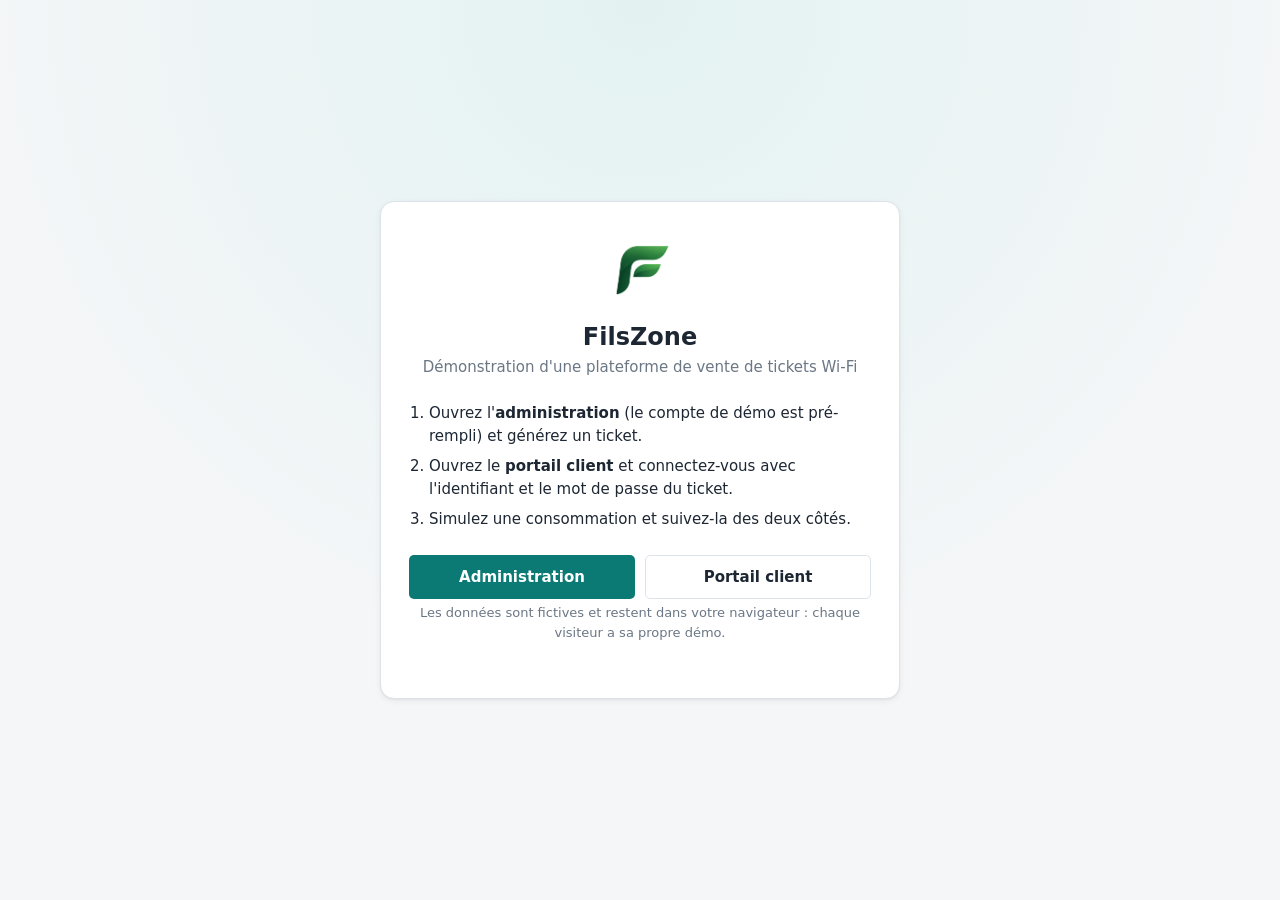
<file: index.html>
<!DOCTYPE html>
<html lang="fr">

<head>
    <meta charset="utf-8">
    <meta name="viewport" content="width=device-width,initial-scale=1">
    <title>FilsZone · Démo</title>
    <meta name="description" content="Démonstration d'une plateforme de vente de tickets Wi-Fi : forfaits, tickets, portail client et suivi des connexions.">
    <link rel="icon" href="data:image/svg+xml,%3Csvg xmlns='http://www.w3.org/2000/svg' viewBox='0 0 24 24'%3E%3Crect width='24' height='24' rx='6' fill='%230b7a75'/%3E%3Cpath d='M6 11.5a8.5 8.5 0 0 1 12 0M8.5 14.5a5 5 0 0 1 7 0' fill='none' stroke='white' stroke-width='2' stroke-linecap='round'/%3E%3Ccircle cx='12' cy='18' r='1.4' fill='white'/%3E%3C/svg%3E">
    <link rel="stylesheet" href="style.css">
    <link rel="stylesheet" href="admin/admin.css">
    <style>
        .home-card { width: min(520px, 100%); }
        .home-card ol { margin: 0 0 24px; padding-left: 20px; display: grid; gap: 8px; }
        .home-actions { display: grid; grid-template-columns: 1fr 1fr; gap: 10px; }
        .home-note { margin-top: 18px; text-align: center; }
        @media (max-width: 420px) { .home-actions { grid-template-columns: 1fr; } }
    </style>
</head>

<body>
    <main class="login-screen">
        <div class="card login-card home-card">
            <div class="login-logo has-logo" data-logo="page"><img src="assets/logo.png" alt="FilsZone"></div>
            <h1>FilsZone</h1>
            <p class="muted">Démonstration d'une plateforme de vente de tickets Wi-Fi</p>

            <ol>
                <li>Ouvrez l'<b>administration</b> (le compte de démo est pré-rempli) et générez un ticket.</li>
                <li>Ouvrez le <b>portail client</b> et connectez-vous avec l'identifiant et le mot de passe du ticket.</li>
                <li>Simulez une consommation et suivez-la des deux côtés.</li>
            </ol>

            <div class="home-actions">
                <a class="btn" href="admin/">Administration</a>
                <a class="btn btn-ghost" href="user/">Portail client</a>
            </div>
            <p class="muted small home-note">
                Les données sont fictives et restent dans votre navigateur : chaque visiteur a sa propre démo.
            </p>
        </div>
    </main>
</body>

</html>
</file>
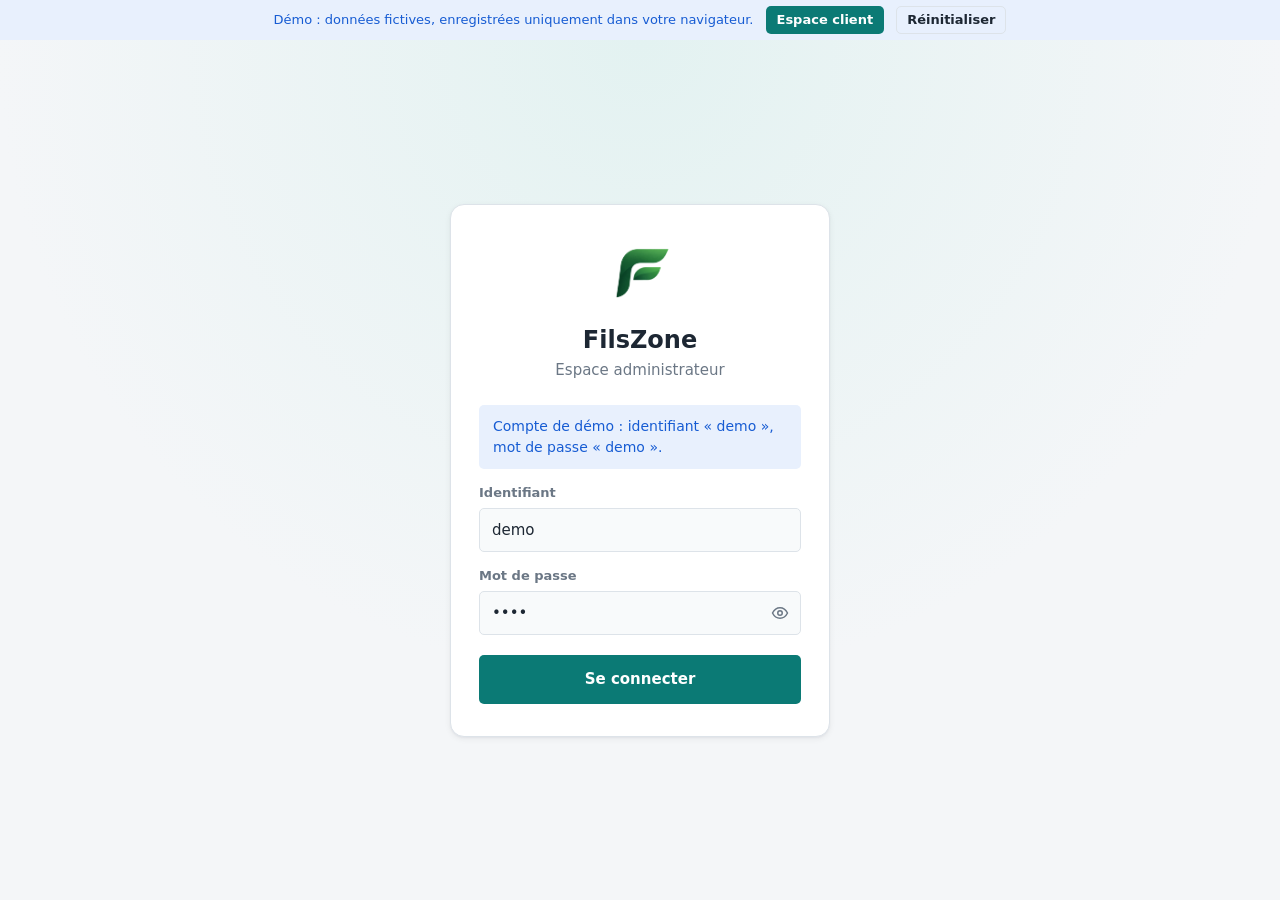
<file: admin/index.html>
<!DOCTYPE html>
<html lang="fr">

<head>
    <meta charset="utf-8">
    <meta name="viewport" content="width=device-width,initial-scale=1">
    <title>Administration · FilsZone</title>
    <link rel="icon" href="data:image/svg+xml,%3Csvg xmlns='http://www.w3.org/2000/svg' viewBox='0 0 24 24'%3E%3Crect width='24' height='24' rx='6' fill='%230b7a75'/%3E%3Cpath d='M6 11.5a8.5 8.5 0 0 1 12 0M8.5 14.5a5 5 0 0 1 7 0' fill='none' stroke='white' stroke-width='2' stroke-linecap='round'/%3E%3Ccircle cx='12' cy='18' r='1.4' fill='white'/%3E%3C/svg%3E">
    <link rel="stylesheet" href="../style.css">
    <link rel="stylesheet" href="admin.css">
    <script type="module" src="../js/admin/main.js"></script>
    <script type="module" src="../js/demo-banner.js"></script>
</head>

<body>
    <!-- ==================== Connexion ==================== -->
    <main id="login" class="login-screen" hidden>
        <form id="login-form" class="card login-card" novalidate>
            <div class="login-logo" data-logo="page"><i data-icon="wifi"></i></div>
            <h1 data-zone-nom>FilsZone</h1>
            <p class="muted">Espace administrateur</p>
            <div id="login-alert" class="alert" role="alert" hidden></div>
            <div class="field">
                <label for="login-user">Identifiant</label>
                <input id="login-user" name="login" autocomplete="username" required autofocus>
            </div>
            <div class="field">
                <label for="login-pass">Mot de passe</label>
                <div class="input-action">
                    <input id="login-pass" name="password" type="password" autocomplete="current-password" required>
                    <button type="button" data-toggle-password="login-pass" aria-label="Afficher le mot de passe"><i data-icon="eye"></i></button>
                </div>
            </div>
            <button class="btn btn-block" type="submit">Se connecter</button>
        </form>
    </main>

    <!-- ==================== Application ==================== -->
    <div id="app" class="shell" hidden>
        <aside class="sidebar">
            <div class="brand"><span class="brand-mark" data-logo="header"><i data-icon="wifi"></i></span><span data-zone-nom>FilsZone</span></div>
            <nav class="nav" aria-label="Navigation principale">
                <a href="#/tableau-de-bord" title="Tableau de bord"><i data-icon="chart"></i><span class="nav-text">Tableau de bord</span></a>
                <a href="#/forfaits" title="Forfaits"><i data-icon="tag"></i><span class="nav-text">Forfaits</span></a>
                <a href="#/tickets" title="Tickets"><i data-icon="ticket"></i><span class="nav-text">Tickets</span></a>
                <a href="#/connexions" title="Connexions"><i data-icon="devices"></i><span class="nav-text">Connexions</span><span class="nav-badge" data-badge="connexions" hidden></span></a>
            </nav>
            <div class="sidebar-foot">
                <span class="who"><i data-icon="user"></i> <b id="admin-name"></b></span>
                <button id="logout" class="icon-btn" title="Se déconnecter" aria-label="Se déconnecter"><i data-icon="logout"></i></button>
            </div>
        </aside>

        <main class="content">
            <!-- ---------- Tableau de bord ---------- -->
            <section id="page-tableau-de-bord" class="page" hidden>
                <header class="page-head">
                    <div>
                        <h1>Tableau de bord</h1>
                        <p class="muted small" id="dash-updated">Chargement…</p>
                    </div>
                    <button class="btn btn-ghost" id="dash-refresh"><i data-icon="refresh"></i> Actualiser</button>
                </header>
                <div class="kpis" id="dash-kpis"></div>
                <div class="dash-grid">
                    <article class="card">
                        <div class="card-head">
                            <h2>Ventes des 7 derniers jours</h2>
                            <span class="muted small" id="dash-week-total"></span>
                        </div>
                        <div class="bars" id="dash-bars"></div>
                    </article>
                    <article class="card">
                        <div class="card-head"><h2>État des tickets</h2></div>
                        <div id="dash-statuts"></div>
                    </article>
                </div>
                <article class="card">
                    <div class="card-head"><h2>Performance par forfait</h2></div>
                    <div class="table-wrap" id="dash-forfaits"></div>
                </article>
            </section>

            <!-- ---------- Forfaits ---------- -->
            <section id="page-forfaits" class="page" hidden>
                <header class="page-head">
                    <div>
                        <h1>Forfaits</h1>
                        <p class="muted">Les offres proposées à vos clients.</p>
                    </div>
                    <button class="btn" id="forfait-new"><i data-icon="plus"></i> Nouveau forfait</button>
                </header>
                <div class="plans" id="forfaits-list"></div>
            </section>

            <!-- ---------- Tickets ---------- -->
            <section id="page-tickets" class="page" hidden>
                <header class="page-head">
                    <div>
                        <h1>Tickets</h1>
                        <p class="muted">Générez, recherchez et suivez vos tickets.</p>
                    </div>
                    <div class="page-actions">
                        <button class="btn btn-ghost" id="batch-reopen" hidden><i data-icon="printer"></i> Dernier lot</button>
                        <button class="btn" id="ticket-generate"><i data-icon="plus"></i> Générer des tickets</button>
                    </div>
                </header>
                <article class="card">
                    <div class="toolbar">
                        <div class="input-icon search">
                            <i data-icon="search"></i>
                            <input id="ticket-search" type="search" placeholder="Rechercher un identifiant…" autocomplete="off" spellcheck="false" aria-label="Rechercher un ticket">
                        </div>
                        <div class="seg" id="ticket-filter" role="group" aria-label="Filtrer par statut">
                            <button class="active" data-statut="">Tous</button>
                            <button data-statut="neuf">Neufs</button>
                            <button data-statut="actif">Actifs</button>
                            <button data-statut="epuise">Épuisés</button>
                            <button data-statut="expire">Expirés</button>
                            <button data-statut="desactive">Désactivés</button>
                        </div>
                    </div>
                    <div id="tickets-table"></div>
                </article>
            </section>

            <!-- ---------- Connexions ---------- -->
            <section id="page-connexions" class="page" hidden>
                <header class="page-head">
                    <div>
                        <h1>Connexions</h1>
                        <p class="muted">Appareils connectés et historique des sessions.</p>
                    </div>
                    <div class="seg" id="session-filter" role="group" aria-label="Type de connexions">
                        <button class="active" data-en-cours="1">En cours</button>
                        <button data-en-cours="0">Historique</button>
                    </div>
                </header>
                <article class="card">
                    <div id="sessions-table"></div>
                    <p class="muted small live-note" id="sessions-live"><span class="live-dot"></span> Actualisation automatique toutes les 15 secondes</p>
                </article>
            </section>
        </main>
    </div>

    <!-- ==================== Fenêtres ==================== -->
    <dialog id="forfait-dialog">
        <form id="forfait-form" novalidate>
            <div class="dialog-head">
                <h2 id="forfait-title">Nouveau forfait</h2>
                <button type="button" class="icon-btn" data-close aria-label="Fermer"><i data-icon="x"></i></button>
            </div>
            <div class="dialog-body">
                <div id="forfait-error" class="alert" role="alert" hidden></div>
                <div id="forfait-lock" class="alert info" hidden>
                    <i data-icon="alert"></i>
                    <span>Ce forfait a déjà des tickets : son volume et sa durée sont verrouillés. Seuls le nom et le prix peuvent changer.</span>
                </div>
                <div class="form-grid">
                    <div class="field full">
                        <label for="f-nom">Nom</label>
                        <input id="f-nom" maxlength="50" required placeholder="Ex. 5 Go semaine">
                    </div>
                    <div class="field full">
                        <label for="f-prix">Prix (<span data-devise></span>)</label>
                        <input id="f-prix" type="number" min="0" step="1" inputmode="numeric" required>
                    </div>
                    <div class="field">
                        <label for="f-volume">Volume (Go)</label>
                        <input id="f-volume" type="number" min="0.01" step="0.01" inputmode="decimal" placeholder="Illimité">
                        <span class="hint">Laisser vide = illimité</span>
                    </div>
                    <div class="field">
                        <label for="f-duree">Durée (heures)</label>
                        <input id="f-duree" type="number" min="1" step="1" inputmode="numeric" placeholder="Sans limite">
                        <span class="hint">24 = 1 jour · 168 = 1 semaine</span>
                    </div>
                </div>
            </div>
            <div class="dialog-foot">
                <button type="button" class="btn btn-ghost" data-close>Annuler</button>
                <button type="submit" class="btn" id="forfait-submit">Enregistrer</button>
            </div>
        </form>
    </dialog>

    <dialog id="generate-dialog">
        <form id="generate-form" novalidate>
            <div class="dialog-head">
                <h2>Générer des tickets</h2>
                <button type="button" class="icon-btn" data-close aria-label="Fermer"><i data-icon="x"></i></button>
            </div>
            <div class="dialog-body">
                <div id="generate-error" class="alert" role="alert" hidden></div>
                <div class="field">
                    <label for="g-forfait">Forfait</label>
                    <select id="g-forfait" required></select>
                </div>
                <div class="field">
                    <label for="g-quantite">Quantité</label>
                    <input id="g-quantite" type="number" min="1" max="100" step="1" value="10" inputmode="numeric" required>
                    <span class="hint">100 tickets maximum par lot</span>
                </div>
                <p class="summary" id="g-summary"></p>
            </div>
            <div class="dialog-foot">
                <button type="button" class="btn btn-ghost" data-close>Annuler</button>
                <button type="submit" class="btn" id="generate-submit">Générer</button>
            </div>
        </form>
    </dialog>

    <dialog id="batch-dialog" class="wide">
        <div class="dialog-head">
            <div>
                <h2>Lot généré</h2>
                <p class="muted small" id="batch-meta"></p>
            </div>
            <button type="button" class="icon-btn" data-close aria-label="Fermer"><i data-icon="x"></i></button>
        </div>
        <div class="dialog-body">
            <div class="alert warn"><i data-icon="alert"></i><span>Imprimez ou exportez ce lot maintenant : les mots de passe ne seront plus jamais affichés après le rechargement de la page.</span></div>
            <div class="batch-grid" id="batch-list"></div>
        </div>
        <div class="dialog-foot">
            <button type="button" class="btn btn-ghost" id="batch-csv"><i data-icon="download"></i> Exporter CSV</button>
            <button type="button" class="btn" id="batch-print"><i data-icon="printer"></i> Imprimer les tickets</button>
        </div>
    </dialog>

    <!-- Rempli juste avant l'impression : seule cette zone est imprimée -->
    <div id="print-area"></div>
</body>

</html>
</file>
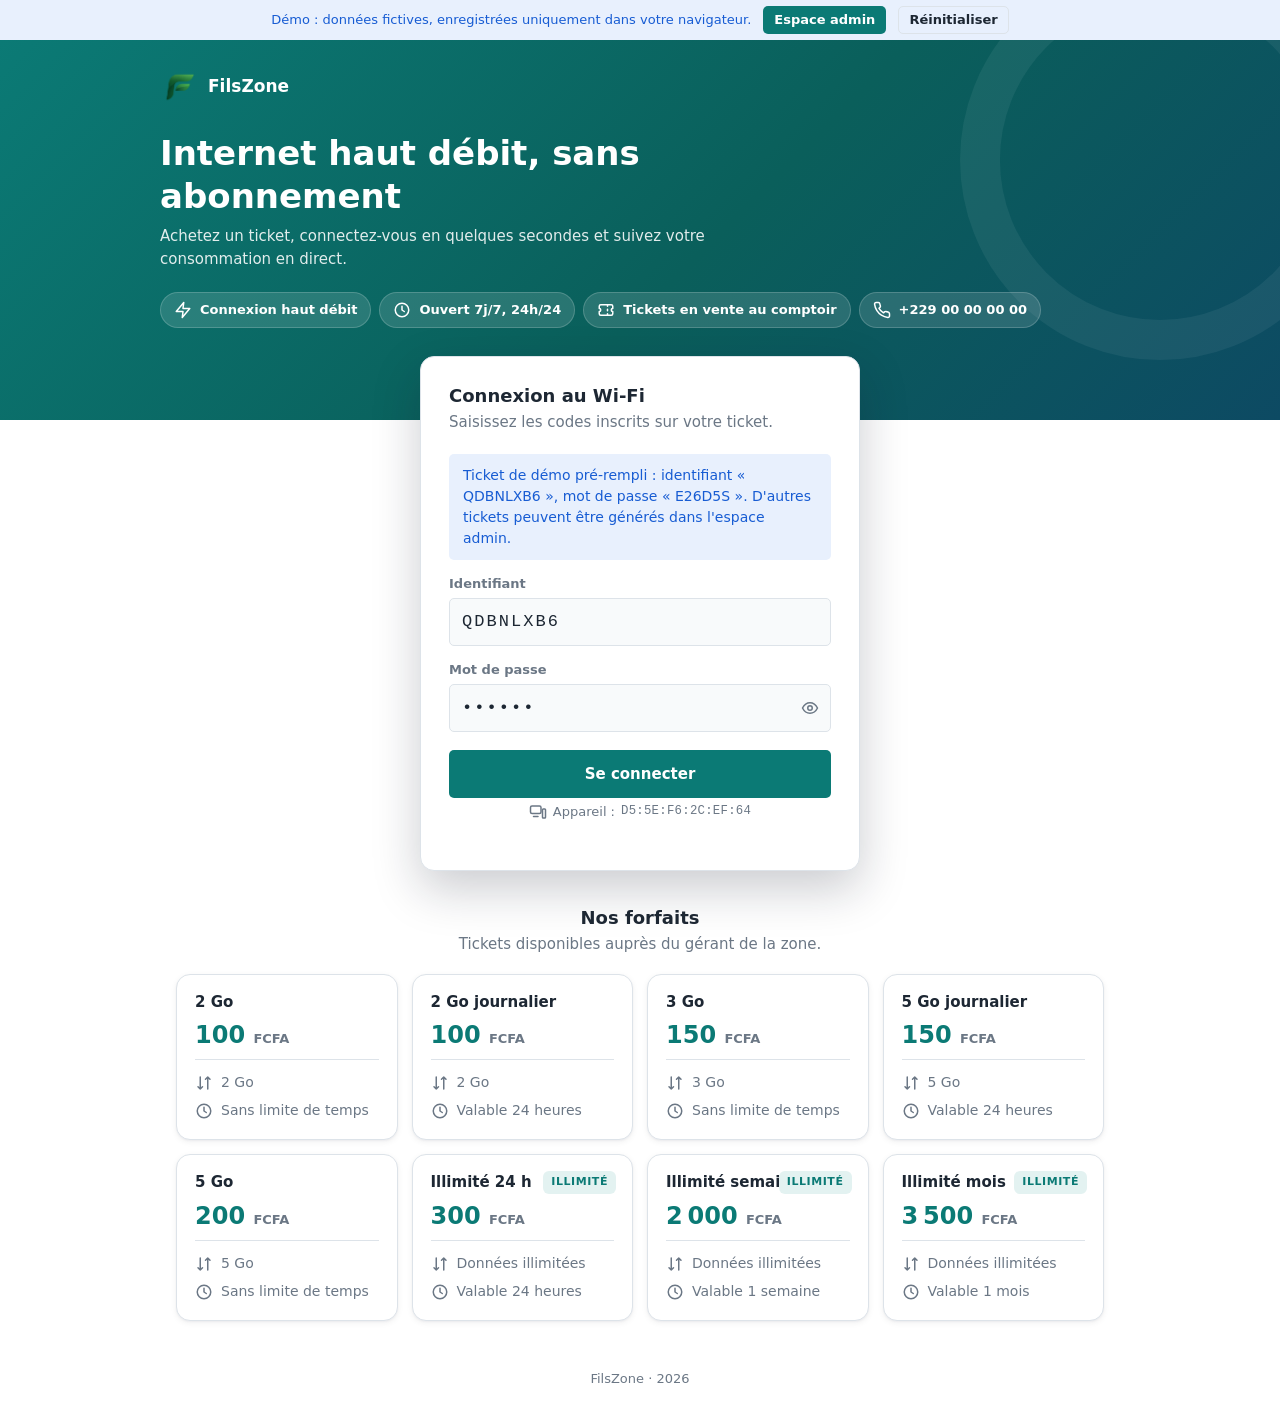
<file: user/index.html>
<!DOCTYPE html>
<html lang="fr">

<head>
    <meta charset="utf-8">
    <meta name="viewport" content="width=device-width,initial-scale=1">
    <title>Connexion · FilsZone</title>
    <link rel="icon" href="data:image/svg+xml,%3Csvg xmlns='http://www.w3.org/2000/svg' viewBox='0 0 24 24'%3E%3Crect width='24' height='24' rx='6' fill='%230b7a75'/%3E%3Cpath d='M6 11.5a8.5 8.5 0 0 1 12 0M8.5 14.5a5 5 0 0 1 7 0' fill='none' stroke='white' stroke-width='2' stroke-linecap='round'/%3E%3Ccircle cx='12' cy='18' r='1.4' fill='white'/%3E%3C/svg%3E">
    <link rel="stylesheet" href="../style.css">
    <link rel="stylesheet" href="user.css">
    <script type="module" src="../js/user/main.js"></script>
    <script type="module" src="../js/demo-banner.js"></script>
</head>

<body>
    <!-- ==================== Bandeau ==================== -->
    <header class="hero">
        <div class="hero-inner">
            <div class="hero-brand"><span class="brand-mark" data-logo="header"><i data-icon="wifi"></i></span><span data-zone-nom>FilsZone</span></div>
            <h1 id="zone-slogan"></h1>
            <p id="zone-description"></p>
            <ul class="hero-infos" id="zone-infos"></ul>
        </div>
    </header>

    <main class="user-main">
        <!-- ==================== Connexion ==================== -->
        <section id="view-login" class="card login-panel" hidden>
            <h2>Connexion au Wi-Fi</h2>
            <p class="muted">Saisissez les codes inscrits sur votre ticket.</p>
            <div id="login-alert" class="alert" role="alert" hidden></div>
            <form id="login-form" novalidate>
                <div class="field">
                    <label for="ticket-id">Identifiant</label>
                    <input id="ticket-id" class="code-input" maxlength="20" autocomplete="off" autocapitalize="characters" spellcheck="false" placeholder="Ex. AB12CD34" required>
                </div>
                <div class="field">
                    <label for="ticket-pass">Mot de passe</label>
                    <div class="input-action">
                        <input id="ticket-pass" class="code-input" type="password" maxlength="20" autocomplete="off" autocapitalize="characters" spellcheck="false" required>
                        <button type="button" data-toggle-password="ticket-pass" aria-label="Afficher le mot de passe"><i data-icon="eye"></i></button>
                    </div>
                </div>
                <button class="btn btn-block" type="submit">Se connecter</button>
            </form>
            <p class="device muted small"><i data-icon="devices"></i> Appareil : <code id="device-mac"></code></p>
        </section>

        <!-- ==================== Récapitulatif (connecté) ==================== -->
        <section id="view-dash" class="dash" hidden>
            <div class="card dash-head">
                <div>
                    <p class="online"><span class="live-dot"></span> Connecté</p>
                    <h2 id="d-forfait"></h2>
                    <p class="muted small">Ticket <code id="d-ident"></code> · <span id="d-statut"></span></p>
                </div>
                <button class="btn btn-ghost" id="logout"><i data-icon="logout"></i> Se déconnecter</button>
            </div>

            <div id="d-alert" class="alert warn" hidden></div>

            <div class="meters">
                <article class="card meter-card">
                    <p class="meter-label"><i data-icon="data"></i> Données restantes</p>
                    <p class="meter-value" id="d-vol"></p>
                    <div class="meter" id="d-vol-meter"><span></span></div>
                    <p class="meter-foot muted small" id="d-vol-foot"></p>
                </article>
                <article class="card meter-card">
                    <p class="meter-label"><i data-icon="clock"></i> Temps restant</p>
                    <p class="meter-value" id="d-time"></p>
                    <div class="meter" id="d-time-meter"><span></span></div>
                    <p class="meter-foot muted small" id="d-time-foot"></p>
                </article>
            </div>

            <article class="card">
                <h3 class="recap-title">Récapitulatif de votre forfait</h3>
                <dl class="recap" id="d-recap"></dl>
            </article>

            <div class="demo" id="demo" hidden>
                <span class="muted small">Mode démonstration :</span>
                <button class="btn btn-ghost btn-sm" id="demo-usage"><i data-icon="zap"></i> Simuler 250 Mo de consommation</button>
            </div>
        </section>

        <!-- ==================== Forfaits ==================== -->
        <section class="offres" aria-labelledby="offres-title">
            <div class="offres-head">
                <h2 id="offres-title">Nos forfaits</h2>
                <p class="muted">Tickets disponibles auprès du gérant de la zone.</p>
            </div>
            <div class="offres-grid" id="offres"></div>
        </section>
    </main>

    <footer class="user-footer muted small"><span data-zone-nom>FilsZone</span> · <span id="footer-year"></span></footer>
</body>

</html>
</file>
<file: style.css>
/* ============================================================
   Wi-Fi zone : styles communs (admin + client)
   ============================================================ */
:root {
    --bg: #f4f6f8;
    --surface: #ffffff;
    --surface-2: #f8fafb;
    --tx: #1d2733;
    --mut: #6b7785;
    --bd: #dde3e9;
    --pri: #0b7a75;
    --pri-strong: #08605c;
    --pri-soft: #e3f2f1;
    --on-pri: #ffffff;
    --ok: #067647;
    --ok-soft: #e3f4ea;
    --warn: #b54708;
    --warn-soft: #fdf0e2;
    --err: #b42318;
    --err-soft: #fdecea;
    --info: #175cd3;
    --info-soft: #e8f0fd;
    --radius: 14px;
    --radius-sm: 5px;
    --shadow: 0 1px 2px rgba(16, 24, 40, .04), 0 2px 6px rgba(16, 24, 40, .06);
    --shadow-lg: 0 18px 48px rgba(16, 24, 40, .22);
    --mono: ui-monospace, SFMono-Regular, Consolas, "Liberation Mono", monospace;
    color-scheme: light;
}

@media (prefers-color-scheme: dark) {
    :root {
        --bg: #12181f;
        --surface: #1b232c;
        --surface-2: #161d25;
        --tx: #e8edf2;
        --mut: #9aa7b4;
        --bd: #2c3742;
        --pri: #2bb3aa;
        --pri-strong: #5fd0c8;
        --pri-soft: #173a39;
        --on-pri: #06201f;
        --ok: #47cd89;
        --ok-soft: #123326;
        --warn: #f5a54a;
        --warn-soft: #3a2a14;
        --err: #f97066;
        --err-soft: #3d1a18;
        --info: #7cb1ff;
        --info-soft: #172a47;
        --shadow: 0 1px 2px rgba(0, 0, 0, .3);
        --shadow-lg: 0 18px 48px rgba(0, 0, 0, .55);
        color-scheme: dark;
    }
}

* { box-sizing: border-box; }
html { -webkit-text-size-adjust: 100%; }
body { margin: 0; font: 15px/1.5 system-ui, -apple-system, "Segoe UI", Roboto, sans-serif; background: var(--surface); color: var(--tx); }
[hidden] { display: none !important; }
h1, h2, h3 { margin: 0; line-height: 1.25; }
h1 { font-size: 24px; }
h2 { font-size: 18px; }
h3 { font-size: 15px; }
p { margin: 0; }
a { color: var(--pri); }
code, .mono { font-family: var(--mono); font-size: .95em; letter-spacing: .02em; }
.muted { color: var(--mut); }
.small { font-size: 13px; }
.icon { width: 18px; height: 18px; flex: none; fill: none; stroke: currentColor; stroke-width: 2; stroke-linecap: round; stroke-linejoin: round; vertical-align: -3px; }

/* ---------- Cartes ---------- */
.card { background: var(--surface); border: 1px solid var(--bd); border-radius: var(--radius); padding: 20px; box-shadow: var(--shadow); }
.card-head { display: flex; align-items: center; justify-content: space-between; gap: 12px; margin-bottom: 14px; flex-wrap: wrap; }

/* ---------- Boutons ---------- */
.btn { display: inline-flex; align-items: center; justify-content: center; gap: 8px; padding: 10px 16px; border: 1px solid transparent; border-radius: var(--radius-sm); background: var(--pri); color: var(--on-pri); font: inherit; font-weight: 600; cursor: pointer; text-decoration: none; transition: background .15s, border-color .15s, opacity .15s; white-space: nowrap; }
.btn:hover { background: var(--pri-strong); }
.btn:focus-visible, input:focus-visible, select:focus-visible, .seg button:focus-visible, .nav a:focus-visible { outline: 3px solid color-mix(in srgb, var(--pri) 45%, transparent); outline-offset: 2px; }
.btn:disabled { opacity: .55; cursor: not-allowed; }
.btn-ghost { background: transparent; color: var(--tx); border-color: var(--bd); }
.btn-ghost:hover { background: var(--surface-2); border-color: var(--mut); }
.btn-danger { background: var(--err); color: #fff; }
.btn-danger:hover { background: color-mix(in srgb, var(--err) 85%, #000); }
.btn-ghost.danger { color: var(--err); }
.btn-sm { padding: 6px 11px; font-size: 13px; }
.btn-block { width: 100%; }
.btn.is-busy { position: relative; color: transparent !important; pointer-events: none; }
.btn.is-busy::after { content: ""; position: absolute; width: 16px; height: 16px; border: 2px solid var(--on-pri); border-right-color: transparent; border-radius: 50%; animation: spin .7s linear infinite; }
.btn-ghost.is-busy::after { border-color: var(--tx); border-right-color: transparent; }
@keyframes spin { to { transform: rotate(360deg); } }

/* ---------- Formulaires ---------- */
.field { display: flex; flex-direction: column; gap: 5px; margin-bottom: 14px; }
.field label { font-size: 13px; font-weight: 600; color: var(--mut); }
.field .hint { font-size: 12px; color: var(--mut); }
input, select { width: 100%; padding: 10px 12px; border: 1px solid var(--bd); border-radius: var(--radius-sm); background: var(--surface-2); color: var(--tx); font: inherit; }
input:focus, select:focus { outline: none; }
input:disabled { opacity: .6; }
.input-icon { position: relative; }
.input-icon .icon { position: absolute; left: 11px; top: 50%; transform: translateY(-50%); color: var(--mut); pointer-events: none; }
.input-icon input { padding-left: 36px; }
.input-action { position: relative; }
.input-action input { padding-right: 44px; }
.input-action button { position: absolute; right: 4px; top: 50%; transform: translateY(-50%); border: 0; background: none; color: var(--mut); padding: 6px 8px; cursor: pointer; border-radius: 6px; }
.input-action button:hover { color: var(--tx); }
.form-grid { display: grid; grid-template-columns: 1fr 1fr; gap: 0 14px; }
.form-grid .full { grid-column: 1 / -1; }

/* ---------- Alertes ---------- */
.alert { display: flex; gap: 10px; align-items: flex-start; padding: 11px 14px; border-radius: var(--radius-sm); font-size: 14px; margin-bottom: 14px; background: var(--err-soft); color: var(--err); }
.alert.ok { background: var(--ok-soft); color: var(--ok); }
.alert.warn { background: var(--warn-soft); color: var(--warn); }
.alert.info { background: var(--info-soft); color: var(--info); }
.alert .icon { margin-top: 1px; }

/* ---------- Badges ---------- */
.badge { display: inline-flex; align-items: center; gap: 5px; padding: 2px 9px; border-radius: 999px; font-size: 12px; font-weight: 600; background: var(--surface-2); color: var(--mut); border: 1px solid var(--bd); white-space: nowrap; }
.badge::before { content: ""; width: 6px; height: 6px; border-radius: 50%; background: currentColor; }
.badge.ok { background: var(--ok-soft); color: var(--ok); border-color: transparent; }
.badge.warn { background: var(--warn-soft); color: var(--warn); border-color: transparent; }
.badge.err { background: var(--err-soft); color: var(--err); border-color: transparent; }
.badge.info { background: var(--info-soft); color: var(--info); border-color: transparent; }

/* ---------- Jauges ---------- */
.meter { height: 8px; border-radius: 999px; background: var(--surface-2); border: 1px solid var(--bd); overflow: hidden; }
.meter > span { display: block; height: 100%; width: 0; background: var(--pri); border-radius: inherit; transition: width .6s ease, background .3s; }
.meter.warn > span { background: var(--warn); }
.meter.err > span { background: var(--err); }
.meter.sm { height: 5px; width: 80px; }

/* ---------- Tableaux ---------- */
.table-wrap { overflow-x: auto; margin: 0 -20px; padding: 0 20px; }
table { width: 100%; border-collapse: collapse; }
th, td { text-align: left; padding: 10px; border-bottom: 1px solid var(--bd); font-size: 14px; white-space: nowrap; vertical-align: middle; }
th { color: var(--mut); font-weight: 600; font-size: 12px; text-transform: uppercase; letter-spacing: .04em; background: var(--surface-2); }
tbody tr:hover { background: var(--surface-2); }
td.num, th.num { text-align: right; font-variant-numeric: tabular-nums; }
td.actions { text-align: right; }
.is-loading { opacity: .55; transition: opacity .2s; pointer-events: none; }

.empty { text-align: center; padding: 36px 16px; color: var(--mut); }
.empty .icon { width: 34px; height: 34px; margin-bottom: 8px; opacity: .6; }

/* ---------- Pagination ---------- */
.pager { display: flex; align-items: center; justify-content: space-between; gap: 10px; margin-top: 14px; font-size: 13px; color: var(--mut); flex-wrap: wrap; }
.pager div { display: flex; gap: 6px; }

/* ---------- Contrôle segmenté ---------- */
.seg { display: inline-flex; background: var(--surface-2); border: 1px solid var(--bd); border-radius: var(--radius-sm); padding: 3px; gap: 2px; flex-wrap: wrap; }
.seg button { border: 0; background: none; color: var(--mut); font: inherit; font-size: 13px; font-weight: 600; padding: 6px 12px; border-radius: 6px; cursor: pointer; }
.seg button:hover { color: var(--tx); }
.seg button.active { background: var(--surface); color: var(--tx); box-shadow: var(--shadow); }

/* ---------- Fenêtres (dialog) ---------- */
dialog { border: 0; padding: 0; border-radius: var(--radius); background: var(--surface); color: var(--tx); box-shadow: var(--shadow-lg); width: min(520px, calc(100vw - 32px)); max-height: calc(100vh - 32px); }
dialog.wide { width: min(760px, calc(100vw - 32px)); }
dialog::backdrop { background: rgba(10, 16, 22, .55); backdrop-filter: blur(2px); }
dialog[open] { animation: pop .18s ease-out; }
@keyframes pop { from { transform: translateY(8px) scale(.98); opacity: 0; } }
.dialog-head { display: flex; align-items: center; justify-content: space-between; padding: 18px 20px 0; }
.dialog-body { padding: 16px 20px; }
.dialog-foot { display: flex; justify-content: flex-end; gap: 10px; padding: 0 20px 20px; flex-wrap: wrap; }
.icon-btn { border: 0; background: none; color: var(--surface-2); padding: 6px; border-radius: 8px; cursor: pointer; display: inline-flex; }
.icon-btn:hover { background: var(--surface-2); color: var(--tx); }

/* ---------- Notifications ---------- */
#toasts { position: fixed; bottom: 18px; left: 50%; transform: translateX(-50%); display: flex; flex-direction: column; gap: 8px; z-index: 100; width: min(420px, calc(100vw - 32px)); pointer-events: none; }
.toast { display: flex; gap: 10px; align-items: center; padding: 12px 16px; border-radius: var(--radius-sm); color: #fff; background: var(--err); box-shadow: var(--shadow-lg); font-size: 14px; animation: pop .2s ease-out; pointer-events: auto; }
.toast.ok { background: var(--ok); }
.toast.info { background: var(--tx); color: var(--bg); }
@media (prefers-color-scheme: dark) { .toast, .toast.ok { color: #0b1015; } }

@media (prefers-reduced-motion: reduce) {
    *, *::before, *::after { animation: none !important; transition: none !important; }
}

/* ---------- Bandeau de la démo (voir js/demo-banner.js) ---------- */
:root { --demo-bar-h: 40px; }
.demo-bar { min-height: var(--demo-bar-h); display: flex; align-items: center; justify-content: center; gap: 12px; flex-wrap: wrap; padding: 4px 16px; background: var(--info-soft); color: var(--info); font-size: 13px; text-align: center; }
.demo-bar .btn { padding: 3px 10px; }
/* Les écrans pleine hauteur gardent leur taille sous le bandeau */
body:has(.demo-bar) .login-screen, body:has(.demo-bar) .shell { min-height: calc(100vh - var(--demo-bar-h)); }
/* Grand écran : le bandeau reste en haut et la barre latérale de l'admin tient sous lui (bouton de déconnexion visible) */
@media (min-width: 861px) {
    .demo-bar { position: sticky; top: 0; z-index: 20; height: var(--demo-bar-h); }
    body:has(.demo-bar) .sidebar { top: var(--demo-bar-h); height: calc(100vh - var(--demo-bar-h)); }
}

/* ---------- Impression des tickets (admin) ---------- */
#print-area { display: none; }
@media print {
    @page { margin: 10mm; }
    body { background: #fff; color: #000; }
    body > *:not(#print-area) { display: none !important; }
    #print-area { display: grid !important; grid-template-columns: repeat(3, 1fr); gap: 4mm; }
    .print-ticket { border: 1.5px dashed #555; border-radius: 8px; padding: 4mm; break-inside: avoid; font-size: 11px; color: #000; }
    .print-ticket .pt-zone { font-weight: 700; font-size: 12px; display: flex; align-items: center; gap: 2mm; }
    .print-ticket .pt-logo { height: 7mm; width: auto; }
    .print-ticket .pt-forfait { margin: 1mm 0 2mm; color: #333; }
    .print-ticket .pt-codes { border-top: 1px solid #ccc; padding-top: 2mm; display: grid; grid-template-columns: auto 1fr; gap: 1mm 3mm; }
    .print-ticket .pt-codes b { font-family: var(--mono); font-size: 15px; letter-spacing: .08em; }
    .print-ticket .pt-help { margin-top: 2mm; font-size: 9px; color: #444; }
}

/* ---------- Logos de la zone (voir CONFIG.zone.logos) ---------- */
[data-logo].has-logo { display: block; background: none; width: auto; border-radius: 0; }
[data-logo].has-logo img { display: block; height: 100%; width: auto; max-width: 180px; margin-inline: auto; object-fit: contain; }
</file>
<file: admin/admin.css>
/* ============================================================
   Wi-Fi zone : administration
   ============================================================ */

/* ---------- Connexion ---------- */
.login-screen { min-height: 100vh; display: grid; place-items: center; padding: 24px 16px; background: radial-gradient(circle at 50% 0%, var(--pri-soft), var(--bg) 60%); }
.login-card { width: min(380px, 100%); padding: 32px 28px; }
.login-logo { width: 54px; height: 54px; border-radius: 16px; background: var(--pri); color: var(--on-pri); display: grid; place-items: center; margin: 0 auto 16px; }
.login-logo .icon { width: 28px; height: 28px; }
.login-logo.has-logo { height: 72px; }
.login-card h1 { text-align: center; }
.login-card > p.muted { text-align: center; margin: 4px 0 24px; }
.login-card .btn-block { margin-top: 6px; padding: 12px; }

/* ---------- Structure ---------- */
.shell { display: grid; grid-template-columns: 248px 1fr; min-height: 100vh; }
.sidebar { position: sticky; top: 0; height: 100vh; display: flex; flex-direction: column; gap: 24px; padding: 20px 14px; background:  #0a5f5b ; border-right: 1px solid var(--bd); }
.brand { display: flex; align-items: center; gap: 10px; font-weight: 700;color: var(--surface-2); font-size: 16px; padding: 0 8px; }
.brand-mark { width: 36px; height: 36px; border-radius: 10px; background: var(--pri); color: var(--on-pri); display: grid; place-items: center; flex: none; }
.nav { display: flex; flex-direction: column; gap: 4px; flex: 1; }
.nav a { display: flex; align-items: center; gap: 11px; padding: 10px 12px; border-radius: var(--radius-sm); color: var(--surface-2); text-decoration: none; font-weight: 600; transition: background .15s, color .15s; }
.nav a:hover { background: var(--surface-2); color: var(--tx); }
.nav a.active { background: var(--pri-soft); color: var(--pri); }
.nav-badge { margin-left: auto; background: var(--pri); color: var(--on-pri); font-size: 11px; font-weight: 700; border-radius: 999px; padding: 1px 8px; min-width: 22px; text-align: center; }
.sidebar-foot { display: flex; align-items: center; justify-content: space-between;  gap: 8px; padding: 14px 8px 0; border-top: 1px solid var(--bd); color: var(--mut); font-size: 14px; }
.sidebar-foot .who { display: flex; align-items: center; gap: 8px; min-width: 0; color: var(--surface-2);}
.sidebar-foot b { color: var(--tx); overflow: hidden; text-overflow: ellipsis; color: var(--surface-2); }

.content { padding: 30px 32px 56px; width: 100%; max-width: 1240px; margin: 0 auto; min-width: 0; }
.page { display: flex; flex-direction: column; gap: 20px; }
.page-head { display: flex; justify-content: space-between; align-items: flex-end; gap: 16px; flex-wrap: wrap; }
.page-head p { margin-top: 4px; }
.page-actions { display: flex; gap: 10px; flex-wrap: wrap; }

/* ---------- Tableau de bord ---------- */
.kpis { display: grid; grid-template-columns: repeat(auto-fit, minmax(190px, 1fr)); gap: 14px; }
.kpi { padding: 16px 18px; }
.kpi-label { display: flex; align-items: center; gap: 10px; color: var(--mut); font-size: 13px; font-weight: 600; }
.kpi-icon { width: 32px; height: 32px; border-radius: 9px; background: var(--pri-soft); color: var(--pri); display: grid; place-items: center; flex: none; }
.kpi-value { font-size: 26px; font-weight: 700; margin-top: 12px; font-variant-numeric: tabular-nums; white-space: nowrap; overflow: hidden; text-overflow: ellipsis; }
.kpi-sub { font-size: 13px; color: var(--mut); }

.dash-grid { display: grid; grid-template-columns: 3fr 2fr; gap: 20px; }
.bars { display: grid; grid-template-columns: repeat(7, 1fr); gap: 10px; align-items: end; height: 210px; }
.bar { display: flex; flex-direction: column; align-items: center; justify-content: flex-end; gap: 6px; height: 100%; min-width: 0; }
.bar-fill { width: 100%; max-width: 46px; background: color-mix(in srgb, var(--pri) 55%, transparent); border-radius: 6px 6px 2px 2px; min-height: 3px; transition: height .5s ease; }
.bar.today .bar-fill { background: var(--pri); }
.bar:hover .bar-fill { background: var(--pri-strong); }
.bar-value { font-size: 11px; color: var(--mut); font-variant-numeric: tabular-nums; min-height: 16px; }
.bar-label { font-size: 12px; color: var(--mut); text-transform: capitalize; white-space: nowrap; }
.bar.today .bar-label { color: var(--tx); font-weight: 600; }

.stack { display: flex; height: 12px; border-radius: 999px; overflow: hidden; background: var(--surface-2); margin: 4px 0 18px; gap: 2px; }
.legend { list-style: none; margin: 0; padding: 0; display: grid; gap: 10px; }
.legend li { display: flex; align-items: center; gap: 10px; font-size: 14px; }
.legend .dot { width: 10px; height: 10px; border-radius: 3px; flex: none; }
.legend b { margin-left: auto; font-variant-numeric: tabular-nums; }
.legend .legend-total { border-top: 1px solid var(--bd); padding-top: 10px; color: var(--mut); }
.tone-ok { background: var(--ok); }
.tone-info { background: var(--info); }
.tone-warn { background: var(--warn); }
.tone-err { background: var(--err); }
.tone-mut { background: var(--mut); }

/* ---------- Forfaits ---------- */
.plans { display: grid; grid-template-columns: repeat(auto-fill, minmax(250px, 1fr)); gap: 16px; }
.plans > .empty { grid-column: 1 / -1; }
.plan { display: flex; flex-direction: column; gap: 16px; transition: border-color .15s, transform .15s; }
.plan:hover { border-color: color-mix(in srgb, var(--pri) 45%, var(--bd)); }
.plan-head { display: flex; justify-content: space-between; gap: 10px; align-items: flex-start; }
.plan-head h3 { font-size: 16px; }
.plan-price { font-size: 20px; font-weight: 700; color: var(--pri); white-space: nowrap; }
.plan-specs { list-style: none; margin: 0; padding: 0; display: grid; gap: 8px; color: var(--mut); font-size: 14px; }
.plan-specs li { display: flex; gap: 9px; align-items: center; }
.plan-foot { display: flex; gap: 8px; margin-top: auto; padding-top: 14px; border-top: 1px solid var(--bd); }

/* ---------- Tickets ---------- */
.toolbar { display: flex; gap: 12px; flex-wrap: wrap; align-items: center; justify-content: space-between; margin-bottom: 8px; }
.toolbar .search { flex: 1; min-width: 200px; max-width: 320px; }
.summary { background: var(--pri-soft); border-radius: var(--radius-sm); padding: 12px 14px; font-size: 14px; line-height: 1.6; }
.batch-grid { display: grid; grid-template-columns: repeat(auto-fill, minmax(170px, 1fr)); gap: 10px; max-height: 48vh; overflow: auto; }
.batch-item { border: 1px dashed var(--bd); border-radius: var(--radius-sm); padding: 10px 12px; font-size: 12px; display: grid; gap: 1px; }
.batch-item b { font-family: var(--mono); font-size: 16px; letter-spacing: .08em; margin-bottom: 4px; }
.vol-cell { display: flex; align-items: center; gap: 10px; }
.cell-sub { display: block; font-size: 12px; color: var(--mut); }

/* ---------- Connexions ---------- */
.live-note { display: flex; align-items: center; gap: 8px; margin-top: 14px; }
.live-dot { width: 8px; height: 8px; border-radius: 50%; background: var(--ok); box-shadow: 0 0 0 0 color-mix(in srgb, var(--ok) 60%, transparent); animation: pulse 2s infinite; }
@keyframes pulse { 70% { box-shadow: 0 0 0 8px transparent; } 100% { box-shadow: 0 0 0 0 transparent; } }

/* ---------- Écrans moyens et petits ---------- */
@media (max-width: 1000px) {
    .dash-grid { grid-template-columns: 1fr; }
}

@media (max-width: 860px) {
    .shell { grid-template-columns: 1fr; }
    .sidebar { z-index: 10; height: auto; flex-direction: row; align-items: center; gap: 10px; padding: 10px 12px; border-right: 0; border-bottom: 1px solid var(--bd); }
    .brand > span:last-child { display: none; }
    .nav { flex-direction: row; gap: 2px; overflow-x: auto; }
    .nav a { padding: 8px 10px; font-size: 14px; white-space: nowrap; }
    .sidebar-foot { border: 0; padding: 0; }
    .sidebar-foot .who { display: none; }
    .content { padding: 22px 16px 48px; }
}

@media (max-width: 600px) {
    .nav a .nav-text { display: none; }
    .nav a { padding: 10px; }
    .form-grid { grid-template-columns: 1fr; }
    .kpi-value { font-size: 22px; }
    .bars { height: 170px; gap: 6px; }
    .bar-value { display: none; }
    .toolbar .search { max-width: none; }
    .page-head .btn { flex: 1; }
    .page-actions { width: 100%; }
}
</file>
<file: user/user.css>
/* ============================================================
   Wi-Fi zone : page client
   ============================================================ */

/* ---------- Bandeau ---------- */
.hero { background: linear-gradient(135deg, #0b7a75 0%, #0a5f5b 55%, #0d4a63 100%); color: #fff; padding: 28px 16px 92px; position: relative; overflow: hidden; }
.hero::after { content: ""; position: absolute; right: -80px; top: -80px; width: 320px; height: 320px; border-radius: 50%; border: 40px solid rgba(255, 255, 255, .06); }
.hero-inner { max-width: 960px; margin: 0 auto; position: relative; z-index: 1; }
.hero-brand { display: flex; align-items: center; gap: 10px; font-weight: 700; font-size: 17px; }
.brand-mark { width: 38px; height: 38px; border-radius: 11px; background: rgba(255, 255, 255, .16); display: grid; place-items: center; }
.hero h1 { font-size: clamp(24px, 4.5vw, 34px); margin: 26px 0 8px; max-width: 640px; }
.hero p { opacity: .88; max-width: 560px; }
.hero-infos { list-style: none; margin: 22px 0 0; padding: 0; display: flex; flex-wrap: wrap; gap: 8px; }
.hero-infos li { display: inline-flex; align-items: center; gap: 8px; background: rgba(255, 255, 255, .13); border: 1px solid rgba(255, 255, 255, .18); padding: 7px 13px; border-radius: 999px; font-size: 13px; font-weight: 600; }

/* ---------- Contenu ---------- */
.user-main { max-width: 960px; margin: -64px auto 0; padding: 0 16px 40px; position: relative; z-index: 2; display: flex; flex-direction: column; gap: 36px; }

.login-panel { width: min(440px, 100%); margin: 0 auto; padding: 28px; box-shadow: var(--shadow-lg); }
.login-panel > .muted { margin: 4px 0 20px; }
.code-input { font-family: var(--mono); font-size: 17px; letter-spacing: .12em; text-transform: uppercase; }
.code-input::placeholder { letter-spacing: .04em; text-transform: none; font-family: inherit; font-size: 15px; }
.login-panel .btn-block { padding: 12px; margin-top: 4px; }
.device { display: flex; align-items: center; gap: 6px; margin-top: 18px; justify-content: center; }

/* ---------- Récapitulatif ---------- */
.dash { display: flex; flex-direction: column; gap: 16px; }
.dash-head { display: flex; justify-content: space-between; align-items: center; gap: 16px; flex-wrap: wrap; box-shadow: var(--shadow-lg); }
.dash-head h2 { font-size: 22px; margin: 4px 0; }
.online { display: inline-flex; align-items: center; gap: 8px; color: var(--ok); font-weight: 700; font-size: 13px; text-transform: uppercase; letter-spacing: .05em; }
.live-dot { width: 9px; height: 9px; border-radius: 50%; background: var(--ok); animation: pulse 2s infinite; }
@keyframes pulse { 0% { box-shadow: 0 0 0 0 color-mix(in srgb, var(--ok) 55%, transparent); } 70% { box-shadow: 0 0 0 9px transparent; } 100% { box-shadow: 0 0 0 0 transparent; } }

.meters { display: grid; grid-template-columns: 1fr 1fr; gap: 16px; }
.meter-card { display: flex; flex-direction: column; gap: 10px; }
.meter-label { display: flex; align-items: center; gap: 8px; color: var(--mut); font-weight: 600; font-size: 14px; }
.meter-value { font-size: clamp(26px, 5vw, 34px); font-weight: 700; color: var(--pri); font-variant-numeric: tabular-nums; line-height: 1.15; }
.meter-value.infinite { color: var(--tx); }
.meter-card .meter { height: 10px; }

.recap-title { margin-bottom: 14px; }
.recap { display: grid; grid-template-columns: repeat(auto-fit, minmax(190px, 1fr)); gap: 1px; margin: 0; background: var(--bd); border: 1px solid var(--bd); border-radius: var(--radius-sm); overflow: hidden; }
.recap div { background: var(--surface); padding: 12px 14px; }
.recap dt { font-size: 12px; color: var(--mut); font-weight: 600; text-transform: uppercase; letter-spacing: .04em; display: flex; align-items: center; gap: 6px; }
.recap dt .icon { width: 14px; height: 14px; }
.recap dd { margin: 4px 0 0; font-weight: 600; font-variant-numeric: tabular-nums; }

.demo { display: flex; align-items: center; justify-content: center; gap: 10px; flex-wrap: wrap; padding: 10px; border: 1px dashed var(--bd); border-radius: var(--radius-sm); }

/* ---------- Forfaits ---------- */
.offres-head { text-align: center; margin-bottom: 18px; }
.offres-head p { margin-top: 4px; }
.offres-grid { display: grid; grid-template-columns: repeat(auto-fill, minmax(200px, 1fr)); gap: 14px; }
.offre { position: relative; display: flex; flex-direction: column; gap: 12px; padding: 18px; transition: transform .15s, border-color .15s; }
.offre:hover { transform: translateY(-2px); border-color: color-mix(in srgb, var(--pri) 50%, var(--bd)); }
.offre h3 { font-size: 15px; }
.offre-prix { font-size: 24px; font-weight: 800; color: var(--pri); line-height: 1; }
.offre-prix small { font-size: 13px; font-weight: 600; color: var(--mut); }
.offre ul { list-style: none; margin: 0; padding: 12px 0 0; border-top: 1px solid var(--bd); display: grid; gap: 7px; font-size: 14px; color: var(--mut); }
.offre li { display: flex; align-items: center; gap: 8px; }
.offre-tag { position: absolute; top: 16px; right: 16px; font-size: 11px; font-weight: 700; text-transform: uppercase; letter-spacing: .05em; color: var(--pri); background: var(--pri-soft); padding: 3px 8px; border-radius: 6px; }
.offres-grid .empty { grid-column: 1 / -1; }
.skeleton { height: 150px; border-radius: var(--radius); background: linear-gradient(90deg, var(--surface) 25%, var(--surface-2) 50%, var(--surface) 75%); background-size: 200% 100%; animation: shimmer 1.2s infinite; border: 1px solid var(--bd); }
@keyframes shimmer { to { background-position: -200% 0; } }

.user-footer { text-align: center; padding: 8px 16px 28px; }

@media (max-width: 640px) {
    .hero { padding-bottom: 84px; }
    .meters { grid-template-columns: 1fr; }
    .dash-head .btn { width: 100%; }
    .login-panel { padding: 22px 18px; }
}
</file>
